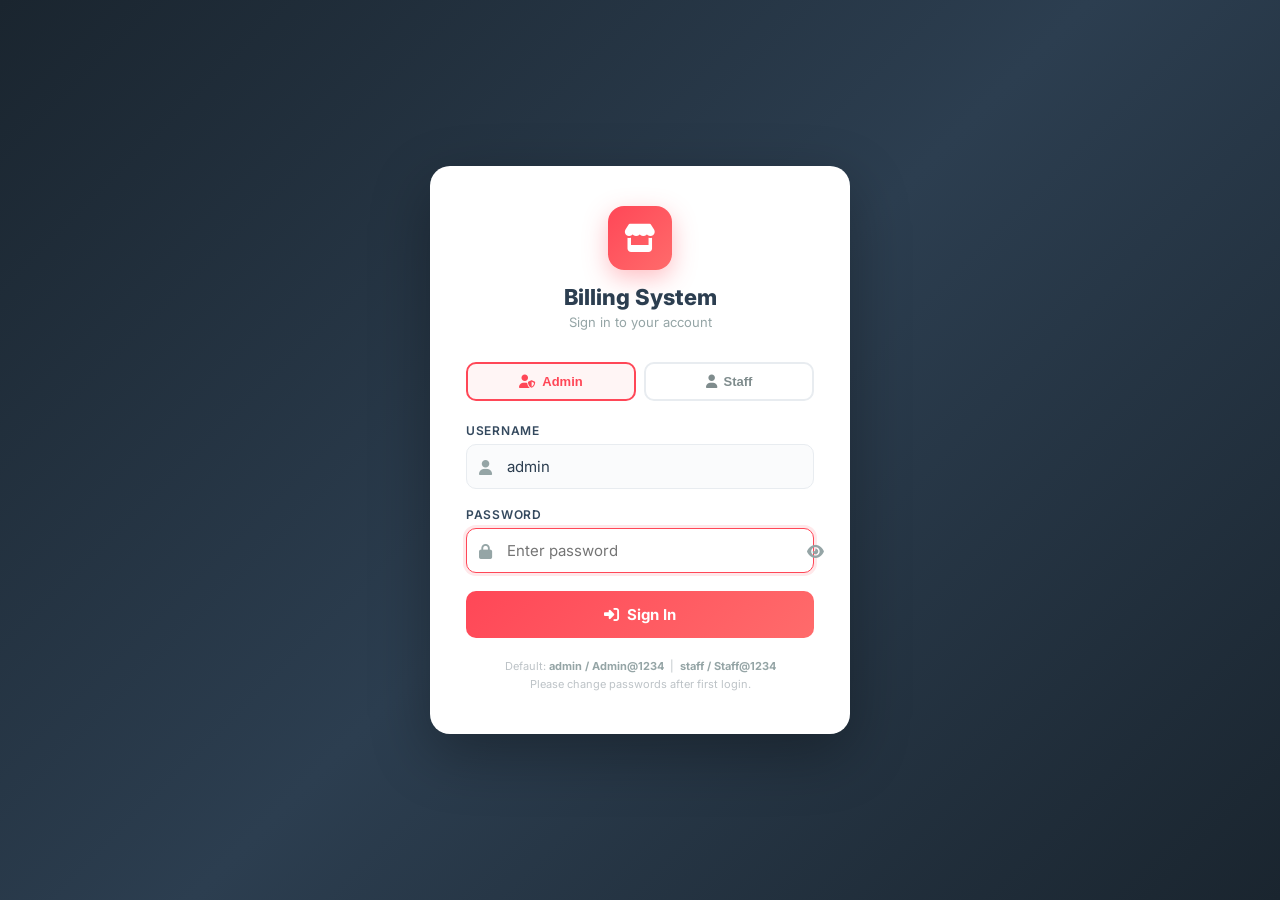
<file: templates/login.html>
<!DOCTYPE html>
<html lang="en">
<head>
<meta charset="UTF-8">
<meta name="viewport" content="width=device-width, initial-scale=1.0">
<title>Login · Billing System</title>
<link href="https://fonts.googleapis.com/css2?family=Inter:wght@400;600;700;800&display=swap" rel="stylesheet">
<link rel="stylesheet" href="https://cdnjs.cloudflare.com/ajax/libs/font-awesome/6.4.0/css/all.min.css">
<style>
*,*::before,*::after{margin:0;padding:0;box-sizing:border-box;}
body{font-family:'Inter',sans-serif;min-height:100vh;display:flex;align-items:center;justify-content:center;background:linear-gradient(135deg,#1A252F 0%,#2C3E50 50%,#1A252F 100%);padding:20px;}
.login-card{background:white;border-radius:20px;padding:40px 36px;width:100%;max-width:420px;box-shadow:0 20px 60px rgba(0,0,0,0.3);}
.brand{text-align:center;margin-bottom:32px;}
.brand-icon{width:64px;height:64px;background:linear-gradient(135deg,#FF4757,#FF6B6B);border-radius:16px;display:flex;align-items:center;justify-content:center;margin:0 auto 14px;font-size:28px;color:white;box-shadow:0 8px 24px rgba(255,71,87,0.35);}
.brand h1{font-size:22px;font-weight:800;color:#2C3E50;margin-bottom:4px;}
.brand p{font-size:13px;color:#95A5A6;}
.form-group{margin-bottom:18px;}
.form-group label{display:block;font-size:12px;font-weight:600;color:#34495E;text-transform:uppercase;letter-spacing:.06em;margin-bottom:6px;}
.input-wrap{position:relative;}
.input-wrap i{position:absolute;left:13px;top:50%;transform:translateY(-50%);color:#95A5A6;font-size:15px;}
.form-group input{width:100%;padding:12px 12px 12px 40px;border:1.5px solid #E8ECF0;border-radius:10px;font-size:15px;font-family:inherit;color:#2C3E50;background:#FAFBFC;transition:border-color .2s,box-shadow .2s;}
.form-group input:focus{border-color:#FF4757;outline:none;box-shadow:0 0 0 3px rgba(255,71,87,.12);background:white;}
.toggle-pw{position:absolute;right:12px;top:50%;transform:translateY(-50%);background:none;border:none;cursor:pointer;color:#95A5A6;font-size:15px;padding:4px;}
.toggle-pw:hover{color:#FF4757;}
.role-tabs{display:flex;gap:8px;margin-bottom:22px;}
.role-tab{flex:1;padding:10px;border:2px solid #E8ECF0;border-radius:10px;background:white;cursor:pointer;font-size:13px;font-weight:600;color:#7F8C8D;display:flex;align-items:center;justify-content:center;gap:7px;transition:all .2s;}
.role-tab.active{border-color:#FF4757;background:#FFF5F5;color:#FF4757;}
.btn-login{width:100%;padding:14px;background:linear-gradient(135deg,#FF4757,#FF6B6B);color:white;border:none;border-radius:10px;font-size:15px;font-weight:700;font-family:inherit;cursor:pointer;transition:box-shadow .2s,transform .15s;display:flex;align-items:center;justify-content:center;gap:8px;margin-top:8px;}
.btn-login:hover{box-shadow:0 6px 18px rgba(255,71,87,.4);}
.btn-login:active{transform:scale(.97);}
.btn-login:disabled{opacity:.6;cursor:not-allowed;}
.error-msg{background:#FDECEA;color:#C0392B;border:1px solid #F5B7B1;border-radius:8px;padding:10px 14px;font-size:13px;margin-bottom:16px;display:none;align-items:center;gap:8px;}
.error-msg.show{display:flex;}
.hint{text-align:center;font-size:11px;color:#BDC3C7;margin-top:20px;line-height:1.6;}
.hint strong{color:#95A5A6;}
.spinner{width:16px;height:16px;border:2.5px solid rgba(255,255,255,.4);border-top-color:white;border-radius:50%;animation:spin .7s linear infinite;display:none;}
@keyframes spin{to{transform:rotate(360deg)}}
</style>
</head>
<body>
<div class="login-card">
  <div class="brand">
    <div class="brand-icon"><i class="fas fa-store"></i></div>
    <h1>Billing System</h1>
    <p>Sign in to your account</p>
  </div>

  <div class="role-tabs">
    <button class="role-tab active" id="tabAdmin" onclick="setRole('admin')">
      <i class="fas fa-user-shield"></i> Admin
    </button>
    <button class="role-tab" id="tabStaff" onclick="setRole('staff')">
      <i class="fas fa-user"></i> Staff
    </button>
  </div>

  <div class="error-msg" id="errorMsg">
    <i class="fas fa-exclamation-circle"></i>
    <span id="errorText"></span>
  </div>

  <div class="form-group">
    <label>Username</label>
    <div class="input-wrap">
      <i class="fas fa-user"></i>
      <input type="text" id="username" placeholder="Enter username" autocomplete="username">
    </div>
  </div>

  <div class="form-group">
    <label>Password</label>
    <div class="input-wrap">
      <i class="fas fa-lock"></i>
      <input type="password" id="password" placeholder="Enter password" autocomplete="current-password">
      <button class="toggle-pw" onclick="togglePw()" type="button" tabindex="-1">
        <i class="fas fa-eye" id="eyeIcon"></i>
      </button>
    </div>
  </div>

  <button class="btn-login" id="loginBtn" onclick="doLogin()">
    <div class="spinner" id="spinner"></div>
    <i class="fas fa-sign-in-alt" id="loginIcon"></i>
    <span id="loginText">Sign In</span>
  </button>

  <p class="hint">
    Default: <strong>admin / Admin@1234</strong> &nbsp;|&nbsp; <strong>staff / Staff@1234</strong><br>
    Please change passwords after first login.
  </p>
</div>

<script>
const CSRF = "{{ csrf_token }}";
let selectedRole = 'admin';

function setRole(role) {
  selectedRole = role;
  document.getElementById('tabAdmin').classList.toggle('active', role === 'admin');
  document.getElementById('tabStaff').classList.toggle('active', role === 'staff');
  document.getElementById('username').value = role;
  document.getElementById('password').focus();
}

function togglePw() {
  const inp = document.getElementById('password');
  const ico = document.getElementById('eyeIcon');
  if (inp.type === 'password') { inp.type = 'text'; ico.className = 'fas fa-eye-slash'; }
  else { inp.type = 'password'; ico.className = 'fas fa-eye'; }
}

function showError(msg) {
  const el = document.getElementById('errorMsg');
  document.getElementById('errorText').textContent = msg;
  el.classList.add('show');
}
function hideError() { document.getElementById('errorMsg').classList.remove('show'); }

function setLoading(on) {
  document.getElementById('loginBtn').disabled = on;
  document.getElementById('spinner').style.display = on ? 'block' : 'none';
  document.getElementById('loginIcon').style.display = on ? 'none' : 'inline-block';
  document.getElementById('loginText').textContent = on ? 'Signing in…' : 'Sign In';
}

async function doLogin() {
  hideError();
  const username = document.getElementById('username').value.trim();
  const password = document.getElementById('password').value;
  if (!username || !password) { showError('Please enter username and password'); return; }
  setLoading(true);
  try {
    const res  = await fetch('/login', {
      method: 'POST',
      headers: { 'Content-Type': 'application/json' },
      body: JSON.stringify({ username, password, csrf_token: CSRF })
    });
    const data = await res.json();
    if (data.success) { window.location.href = '/'; }
    else { showError(data.error || 'Login failed'); setLoading(false); }
  } catch(e) { showError('Network error. Please try again.'); setLoading(false); }
}

// Enter key
document.addEventListener('keydown', e => { if(e.key==='Enter') doLogin(); });
// Pre-fill admin
setRole('admin');
</script>
</body>
</html>
</file>
